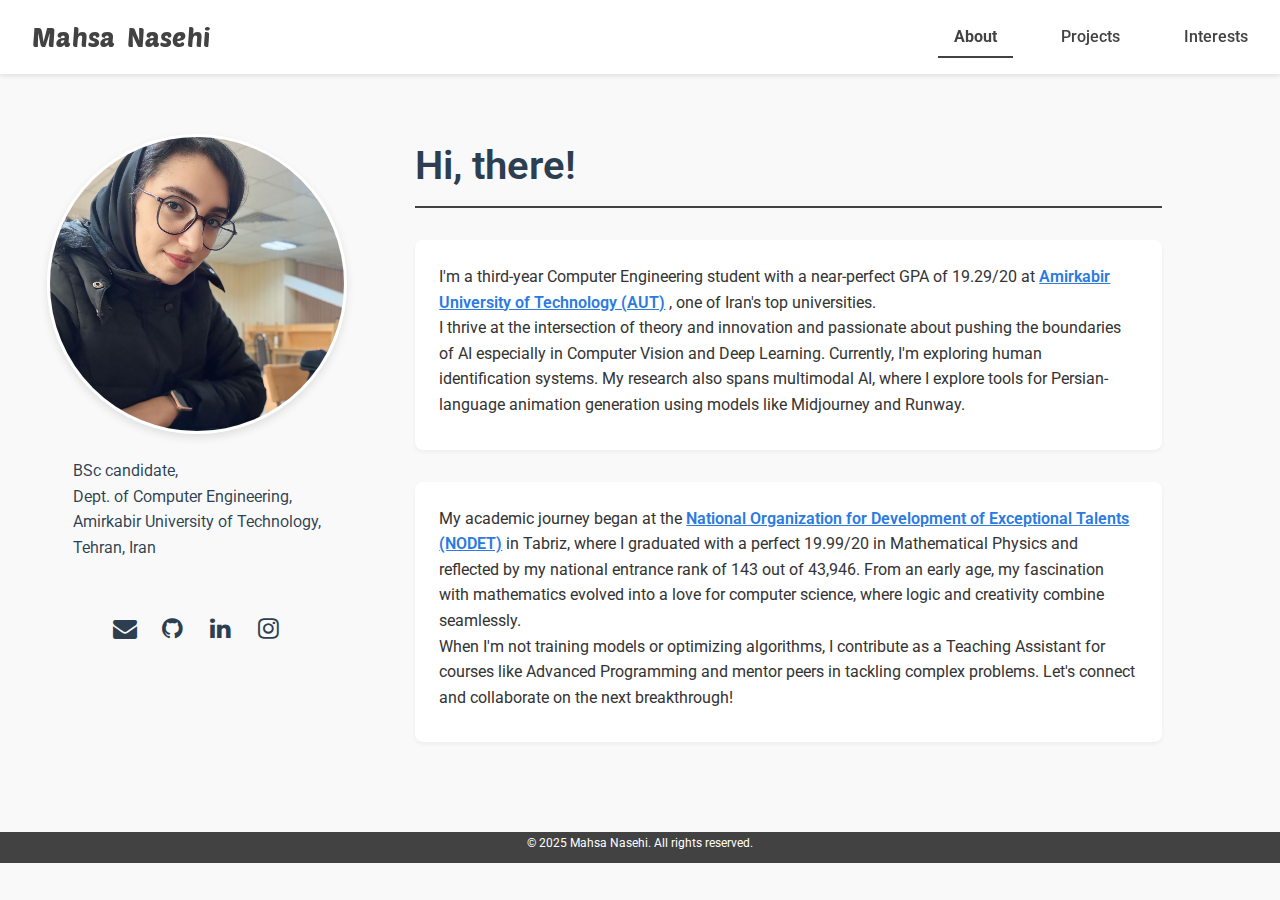
<file: index.html>
<!DOCTYPE html>
<html lang="en">
  <head>
    <meta charset="UTF-8" />
    <meta name="viewport" content="width=device-width, initial-scale=1.0" />
    <title>Mahsa Nasehi</title>
    <link rel="stylesheet" href="/style.css" />
    <link
      rel="stylesheet"
      href="https://cdnjs.cloudflare.com/ajax/libs/font-awesome/4.7.0/css/font-awesome.min.css"
    />
    <link
      href="https://fonts.googleapis.com/css2?family=Open+Sans:wght@400;600;700&family=Roboto:wght@300;400;500&display=swap"
      rel="stylesheet"
    />
    <link rel="preconnect" href="https://fonts.googleapis.com" />
    <link rel="preconnect" href="https://fonts.gstatic.com" crossorigin />
    <link
      href="https://fonts.googleapis.com/css2?family=Poetsen+One&display=swap"
      rel="stylesheet"
    />
  </head>
  <body>
    <header>
      <nav>
        <ul>
          <li><a class="site-title" href="/">Mahsa Nasehi</a></li>
          <li><a href="index.html" class="current">About</a></li>
          <li><a href="projects.html">Projects</a></li>
          <li><a href="interests.html">Interests</a></li>
        </ul>
      </nav>
    </header>

    <!-- کد اصلاح‌شده -->
    <main>
      <section id="about" class="page">
        <div class="container">
          <div class="about-content">
            <div class="photo-section">
              <div class="photo-placeholder">
                <img
                  src="images/profile.PNG"
                  alt="My Photo"
                  class="circle-image"
                />
              </div>
              <div class="location">
                <p>
                  BSc candidate,<br />
                  Dept. of Computer Engineering,<br />
                  Amirkabir University of Technology,<br />
                  Tehran, Iran
                </p>
              </div>
              <div id="contact" class="contact-section">
                <div class="social-icons">
                  <a
                    href="mailto:mahsaa.nasehi.ce@gmail.com"
                    aria-label="Email Mahsa Nasehi"
                  >
                    <i class="fa fa-envelope"></i>
                    <span class="sr-only">Email</span>
                  </a>
                  <a
                    href="https://github.com/MahsaNasehi"
                    aria-label="GitHub Profile"
                  >
                    <i class="fa fa-github"></i>
                    <span class="sr-only">GitHub</span>
                  </a>
                  <a
                    href="https://www.linkedin.com/in/mahsa-nasehi"
                    aria-label="LinkedIn Profile"
                  >
                    <i class="fa fa-linkedin"></i>
                    <span class="sr-only">LinkedIn</span>
                  </a>
                  <a
                    href="https://www.instagram.com/mahsa_.nasehi/"
                    aria-label="Instagram Profile"
                  >
                    <i class="fa fa-instagram"></i>
                    <span class="sr-only">Instagram</span>
                  </a>
                </div>
              </div>
            </div>

            <div class="text-content">
              <h1>Hi, there!</h1>
              <div class="intro-section">
                <p>
                  I'm a third-year Computer Engineering student with a
                  near-perfect GPA of 19.29/20 at
                  <a href="https://aut.ac.ir/" target="_blank"
                    >Amirkabir University of Technology (AUT)</a
                  >
                  , one of Iran's top universities.<br />
                  I thrive at the intersection of theory and innovation and
                  passionate about pushing the boundaries of AI especially in
                  Computer Vision and Deep Learning. Currently, I'm exploring
                  human identification systems. My research also spans
                  multimodal AI, where I explore tools for Persian-language
                  animation generation using models like Midjourney and Runway.
                </p>
              </div>

              <div class="experience-section">
                <p>
                  My academic journey began at the
                  <a href="https://sampad.gov.ir/" target="_blank"
                    >National Organization for Development of Exceptional
                    Talents (NODET)</a
                  >
                  in Tabriz, where I graduated with a perfect 19.99/20 in
                  Mathematical Physics and reflected by my national entrance
                  rank of 143 out of 43,946. From an early age, my fascination
                  with mathematics evolved into a love for computer science,
                  where logic and creativity combine seamlessly.<br />
                  When I'm not training models or optimizing algorithms, I
                  contribute as a Teaching Assistant for courses like Advanced
                  Programming and mentor peers in tackling complex problems.
                  Let's connect and collaborate on the next breakthrough!
                </p>
              </div>
            </div>
          </div>
        </div>
      </section>
    </main>

    <footer>
      <p>&copy; 2025 Mahsa Nasehi. All rights reserved.</p>
    </footer>
  </body>
</html>
</file>
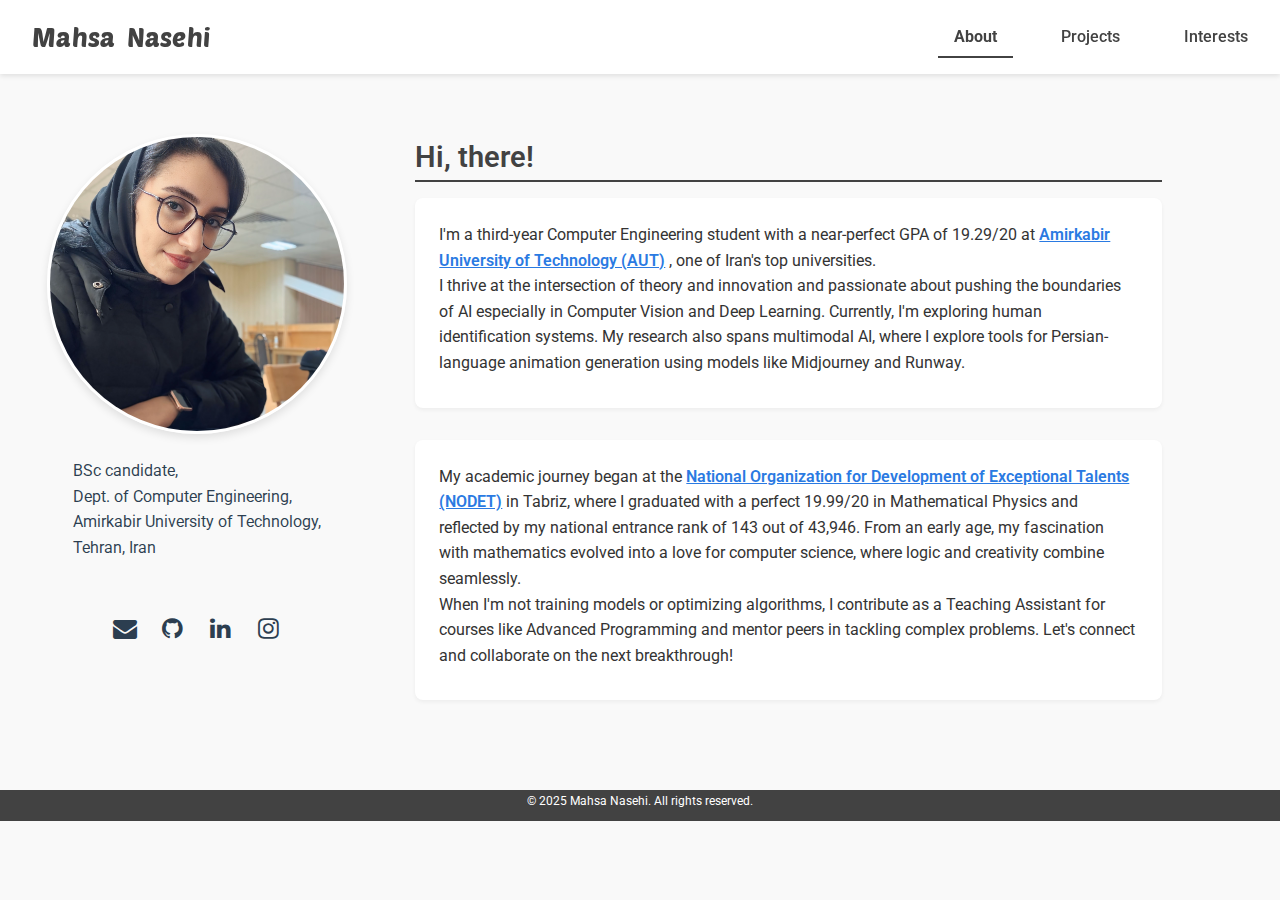
<file: about1.html>
<!DOCTYPE html>
<html lang="en">
  <head>
    <meta charset="UTF-8" />
    <meta name="viewport" content="width=device-width, initial-scale=1.0" />
    <title>Mahsa Nasehi</title>
    <link rel="stylesheet" href="/style.css" />
    <link
      rel="stylesheet"
      href="https://cdnjs.cloudflare.com/ajax/libs/font-awesome/4.7.0/css/font-awesome.min.css"
    />
    <link
      href="https://fonts.googleapis.com/css2?family=Open+Sans:wght@400;600;700&family=Roboto:wght@300;400;500&display=swap"
      rel="stylesheet"
    />
    <link rel="preconnect" href="https://fonts.googleapis.com" />
    <link rel="preconnect" href="https://fonts.gstatic.com" crossorigin />
    <link
      href="https://fonts.googleapis.com/css2?family=Poetsen+One&display=swap"
      rel="stylesheet"
    />
  </head>
  <body>
    <header>
      <nav>
        <ul>
          <li><a class="site-title" href="/">Mahsa Nasehi</a></li>
          <li><a href="about1.html" class="current">About</a></li>
          <li><a href="projects1.html">Projects</a></li>
          <li><a href="interests1.html">Interests</a></li>
        </ul>
      </nav>
    </header>
    
    <main>
      <section id="about" class="page">
        
    <div class="cicle"></div>
        <div class="container">
          <div class="about-content">
            <div class="photo-section">
              <div class="photo-placeholder">
                <img
                  src="images/profile.PNG"
                  alt="My Photo"
                  class="circle-image"
                />
              </div>
              <div class="location">
                <p>BSc candidate,<br>
                   Dept. of Computer Engineering,<br>
                   Amirkabir University of Technology,<br>
                  Tehran, Iran</p>
              </div>
              <div id="contact" class="contact-section">
                <div class="social-icons">
                  <a href="mailto:mahsaa.nasehi.ce@gmail.com">
                    <i
                      class="fa fa-envelope"
                    ></i>
                  </a>
                  </a>
                  <a href="https://github.com/MahsaNasehi">
                    <i
                      class="fa fa-github"
                    ></i>
                  </a>
                  <a
                    href="https://www.linkedin.com/in/mahsa-nasehi"
                  >
                    <i
                      class="fa fa-linkedin"
                    ></i>
                  </a>
                  <a href="https://www.instagram.com/mahsa_.nasehi/">
                    <i
                      class="fa fa-instagram"
                    ></i>
                  </a>
                </div>
              </div>
            </div>

            <div class="text-content">
              <h2>Hi, there!</h2>
              <div class="intro-section">
                <p>
                  I'm a third-year Computer Engineering student
                  with a near-perfect GPA of 19.29/20 at
                  <a href="https://aut.ac.ir/" target="_blank">Amirkabir University of Technology (AUT)</a>
                  , one of Iran's top universities.<br>
                  I thrive at the intersection of theory and innovation and 
                  passionate about pushing the boundaries of AI
                  especially in Computer Vision and Deep Learning.
                  Currently, I'm exploring human identification systems. 
                  My research also spans multimodal AI, where I explore tools
                  for Persian-language animation generation using models like
                  Midjourney and Runway.
                </p>
              </div>

              <div class="experience-section">
                <p>My academic journey began at the
                  <a href="https://sampad.gov.ir/" target="_blank">National Organization for Development of Exceptional Talents
                    (NODET)</a>
                   in Tabriz, where I graduated with a perfect 19.99/20
                   in Mathematical Physics and reflected by my national entrance
                  rank of 143 out of 43,946.
                  From an early age, my fascination with mathematics evolved
                  into a love for computer science, where logic and creativity
                  combine seamlessly.<br> 
                  When I'm not training models or optimizing algorithms, I contribute
                   as a Teaching Assistant for courses like Advanced Programming and
                    mentor peers in tackling complex problems. Let's connect and 
                    collaborate on the next breakthrough!</p>
              </div>
            </div>
          </div>
        </div>
      </section>
    </main>

    <footer>
      <p>&copy; 2025 Mahsa Nasehi. All rights reserved.</p>
    </footer>
  </body>
</html>
</file>
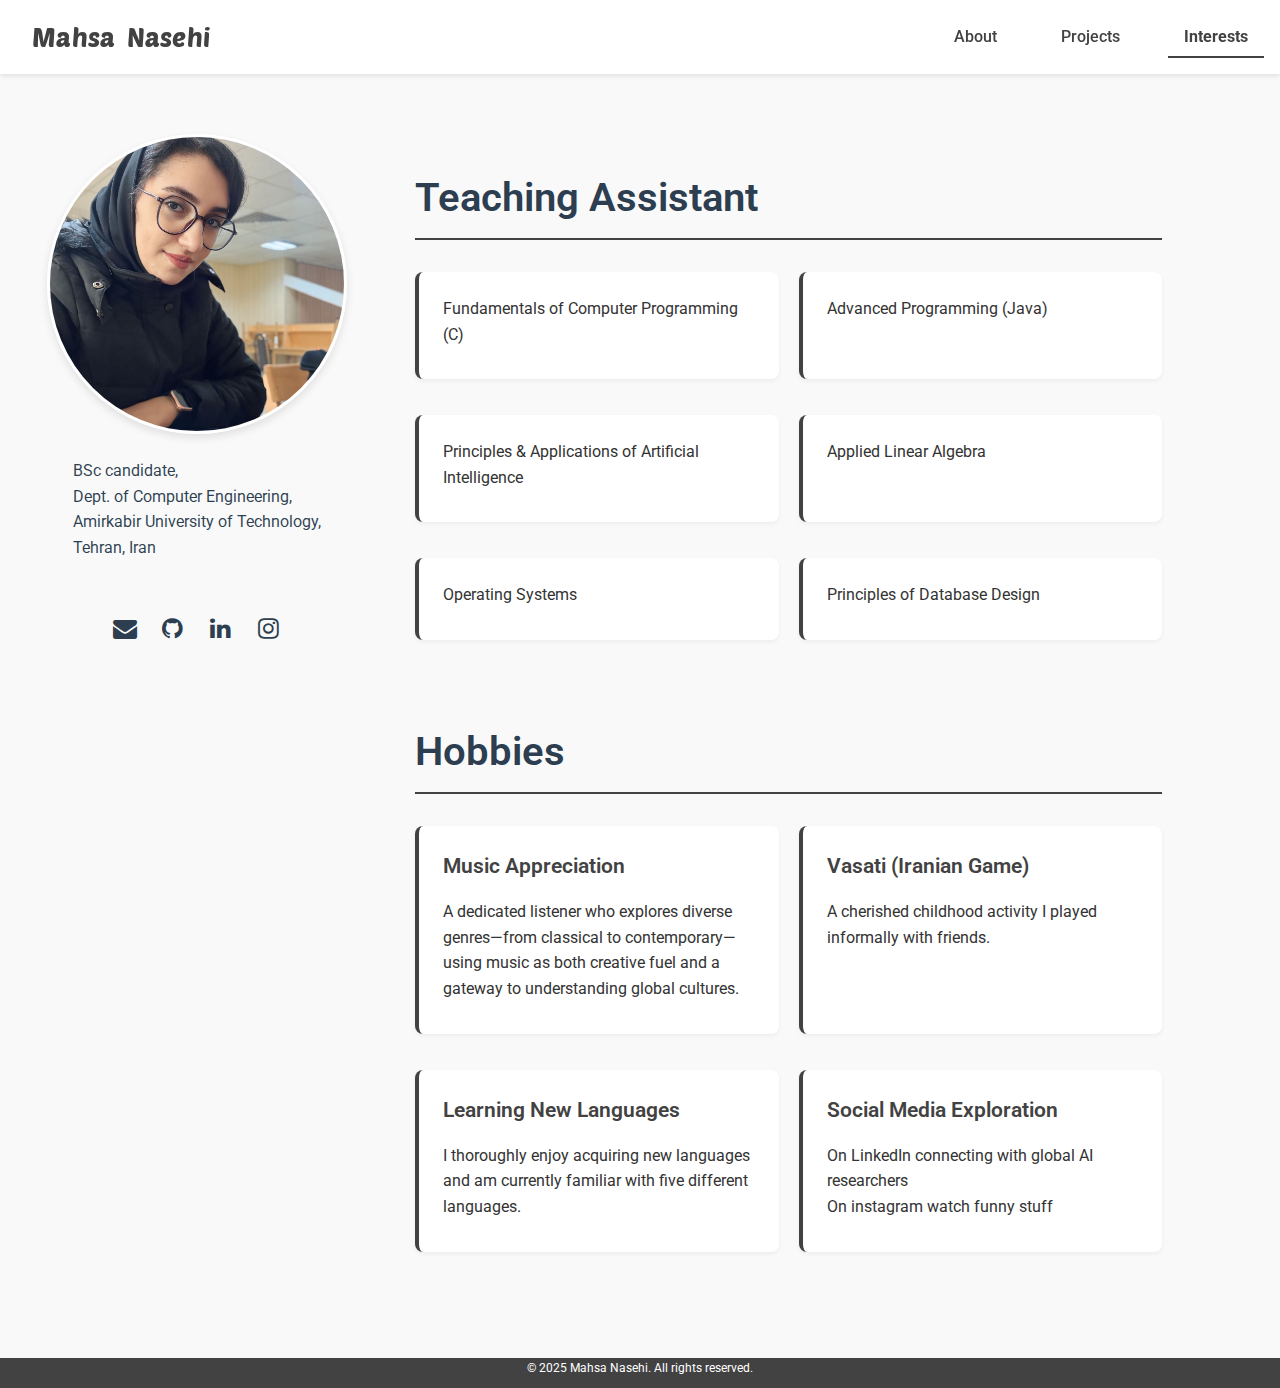
<file: interests.html>
<!DOCTYPE html>
<html lang="en">
  <head>
    <meta charset="UTF-8" />
    <meta name="viewport" content="width=device-width, initial-scale=1.0" />
    <title>Mahsa Nasehi</title>
    <link rel="stylesheet" href="/style.css" />
    <link
      rel="stylesheet"
      href="https://cdnjs.cloudflare.com/ajax/libs/font-awesome/4.7.0/css/font-awesome.min.css"
    />
    <link
      href="https://fonts.googleapis.com/css2?family=Open+Sans:wght@400;600;700&family=Roboto:wght@300;400;500&display=swap"
      rel="stylesheet"
    />
    <link rel="preconnect" href="https://fonts.googleapis.com" />
    <link rel="preconnect" href="https://fonts.gstatic.com" crossorigin />
    <link
      href="https://fonts.googleapis.com/css2?family=Poetsen+One&display=swap"
      rel="stylesheet"
    />
  </head>
  <body>
    <header>
      <nav>
        <ul>
          <li><a class="site-title" href="/">Mahsa Nasehi</a></li>
          <li><a href="index.html">About</a></li>
          <li><a href="projects.html">Projects</a></li>
          <li><a href="interests.html" class="current">Interests</a></li>
        </ul>
      </nav>
    </header>
    <main>
      <section id="interests" class="page">
        <div class="container">
          <div class="interest-content">
            <div class="photo-section">
              <div class="photo-placeholder">
                <img
                  src="images/profile.PNG"
                  alt="My Photo"
                  class="circle-image"
                />
              </div>
              <div class="location">
                <p>
                  BSc candidate,<br />
                  Dept. of Computer Engineering,<br />
                  Amirkabir University of Technology,<br />
                  Tehran, Iran
                </p>
              </div>
              <div id="contact" class="contact-section">
                <div class="social-icons">
                  <a
                    href="mailto:mahsaa.nasehi.ce@gmail.com"
                    aria-label="Email Mahsa Nasehi"
                  >
                    <i class="fa fa-envelope"></i>
                    <span class="sr-only">Email</span>
                  </a>
                  <a
                    href="https://github.com/MahsaNasehi"
                    aria-label="GitHub Profile"
                  >
                    <i class="fa fa-github"></i>
                    <span class="sr-only">GitHub</span>
                  </a>
                  <a
                    href="https://www.linkedin.com/in/mahsa-nasehi"
                    aria-label="LinkedIn Profile"
                  >
                    <i class="fa fa-linkedin"></i>
                    <span class="sr-only">LinkedIn</span>
                  </a>
                  <a
                    href="https://www.instagram.com/mahsa_.nasehi/"
                    aria-label="Instagram Profile"
                  >
                    <i class="fa fa-instagram"></i>
                    <span class="sr-only">Instagram</span>
                  </a>
                </div>
              </div>
            </div>

            <div class="text-content">
              <div id="teaching" class="page-section">
                <h1>Teaching Assistant</h1>
                <div class="interest-grid">
                  <div class="course">
                    <p>Fundamentals of Computer Programming (C)</p>
                  </div>
                  <div class="course">
                    <p>Advanced Programming (Java)</p>
                  </div>
                  <div class="course">
                    <p>Principles & Applications of Artificial Intelligence</p>
                  </div>
                  <div class="course">
                    <p>Applied Linear Algebra</p>
                  </div>
                  <div class="course">
                    <p>Operating Systems</p>
                  </div>
                  <div class="course">
                    <p>Principles of Database Design</p>
                  </div>
                </div>
              </div>

              <section id="hobbies" class="page-section">
                <h1>Hobbies</h1>
                <div class="interest-grid">
                  <div class="hobby">
                    <h3>Music Appreciation</h3>
                    <p>
                      A dedicated listener who explores diverse genres—from
                      classical to contemporary—using music as both creative
                      fuel and a gateway to understanding global cultures.
                    </p>
                  </div>
                  <div class="hobby">
                    <h3>Vasati (Iranian Game)</h3>
                    <p>
                      A cherished childhood activity I played informally with
                      friends.
                    </p>
                  </div>
                  <div class="hobby">
                    <h3>Learning New Languages</h3>
                    <p>
                      I thoroughly enjoy acquiring new languages and am
                      currently familiar with five different languages.
                    </p>
                  </div>
                  <div class="hobby">
                    <h3>Social Media Exploration</h3>
                    <p>
                      On LinkedIn connecting with global AI researchers<br />
                      On instagram watch funny stuff
                    </p>
                  </div>
                </div>
              </section>
            </div>
          </div>
        </div>
      </section>
    </main>

    <footer>
      <p>&copy; 2025 Mahsa Nasehi. All rights reserved.</p>
    </footer>
  </body>
</html>
</file>
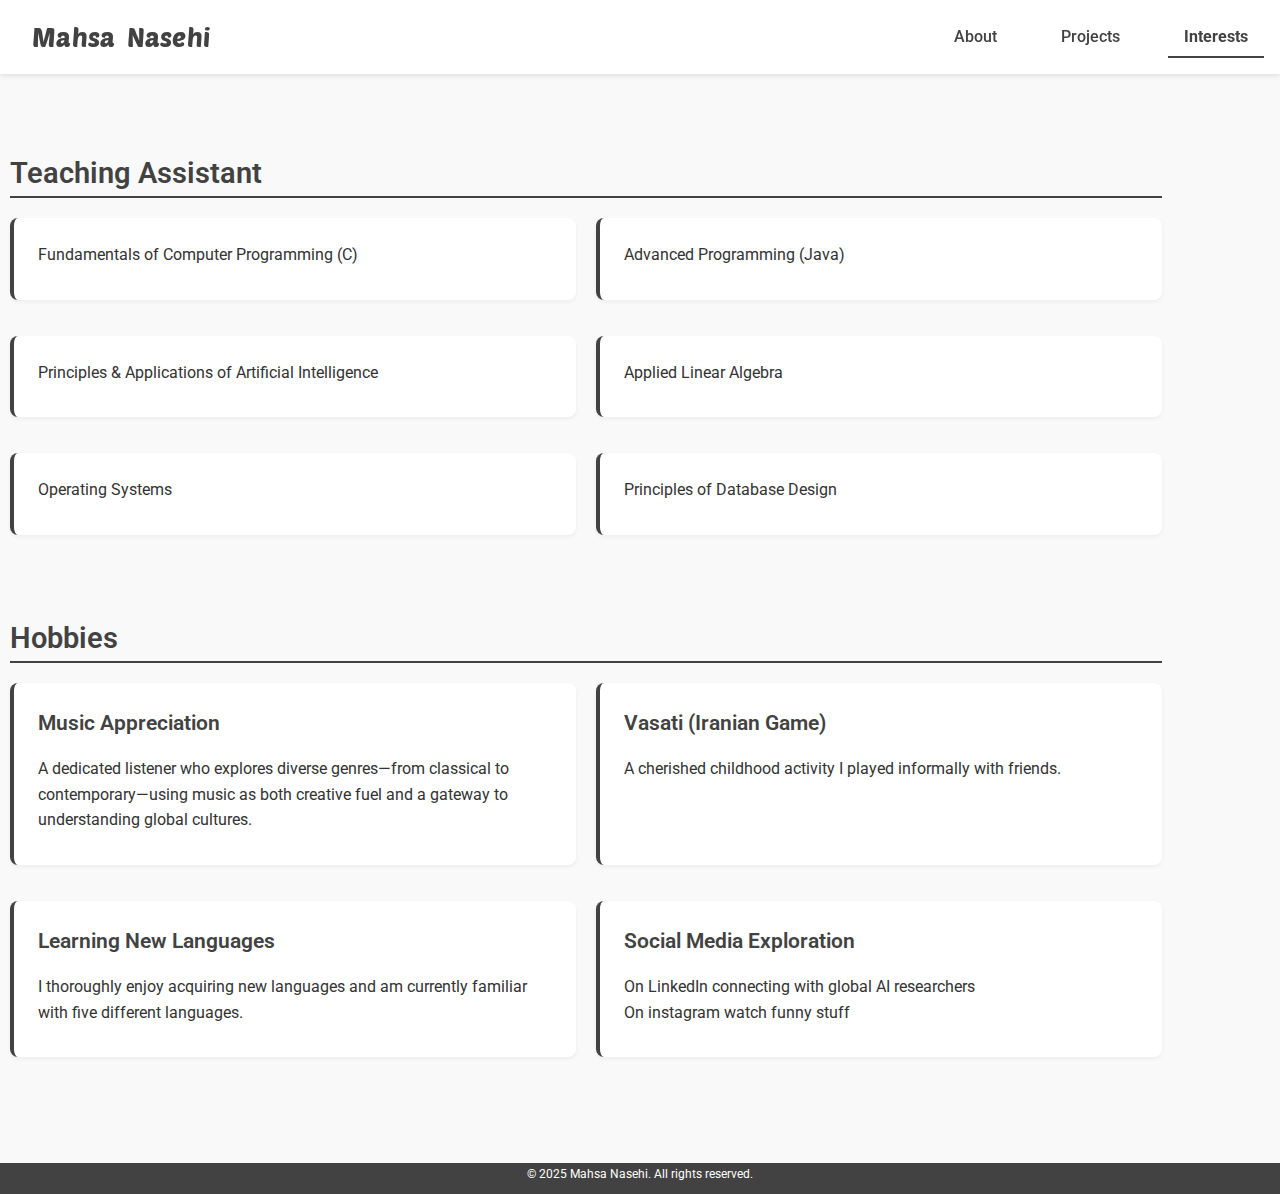
<file: interests1.html>
<!DOCTYPE html>
<html lang="en">
  <head>
    <meta charset="UTF-8" />
    <meta name="viewport" content="width=device-width, initial-scale=1.0" />
    <title>Mahsa Nasehi</title>
    <link rel="stylesheet" href="/style.css" />
    <link
      rel="stylesheet"
      href="https://cdnjs.cloudflare.com/ajax/libs/font-awesome/4.7.0/css/font-awesome.min.css"
    />
    <link
      href="https://fonts.googleapis.com/css2?family=Open+Sans:wght@400;600;700&family=Roboto:wght@300;400;500&display=swap"
      rel="stylesheet"
    />
    <link rel="preconnect" href="https://fonts.googleapis.com" />
    <link rel="preconnect" href="https://fonts.gstatic.com" crossorigin />
    <link
      href="https://fonts.googleapis.com/css2?family=Poetsen+One&display=swap"
      rel="stylesheet"
    />
  </head>
  <body>
    <header>
      <nav>
        <ul>
          <li><a class="site-title" href="/">Mahsa Nasehi</a></li>
          <li><a href="about1.html">About</a></li>
          <li><a href="projects1.html">Projects</a></li>
          <li><a href="interests1.html" class="current">Interests</a></li>
        </ul>
      </nav>
    </header>
    <main>
      <section id="interests" class="page">
        <div class="container">
          <section id="teaching" class="page-section">
            <h2>Teaching Assistant</h2>
            <div class="interest-grid">
              <div class="course">
                <p>Fundamentals of Computer Programming (C)</p>
              </div>
              <div class="course">
                <p>Advanced Programming (Java)</p>
              </div>
              <div class="course">
                <p>Principles & Applications of Artificial Intelligence</p>
              </div>
              <div class="course">
                <p>Applied Linear Algebra</p>
              </div>
              <div class="course">
                <p>Operating Systems</p>
              </div>
              <div class="course">
                <p>Principles of Database Design</p>
              </div>
            </div>
          </section>

          <section id="hobbies" class="page-section">
            <h2>Hobbies</h2>
            <div class="interest-grid">
              <div class="hobby">
                <h3>Music Appreciation</h3>
                <p>
                  A dedicated listener who explores diverse genres—from
                  classical to contemporary—using music as both creative fuel
                  and a gateway to understanding global cultures.
                </p>
              </div>
              <div class="hobby">
                <h3>Vasati (Iranian Game)</h3>
                <p>
                  A cherished childhood activity I played informally with
                  friends.
                </p>
              </div>
              <div class="hobby">
                <h3>Learning New Languages</h3>
                <p>
                  I thoroughly enjoy acquiring new languages and am currently
                  familiar with five different languages.
                </p>
              </div>
              <div class="hobby">
                <h3>Social Media Exploration</h3>
                <p>
                  On LinkedIn connecting with global AI researchers<br />
                  On instagram watch funny stuff
                </p>
              </div>
            </div>
          </section>
        </div>
      </section>
    </main>

    <footer>
      <p>&copy; 2025 Mahsa Nasehi. All rights reserved.</p>
    </footer>
  </body>
</html>
</file>
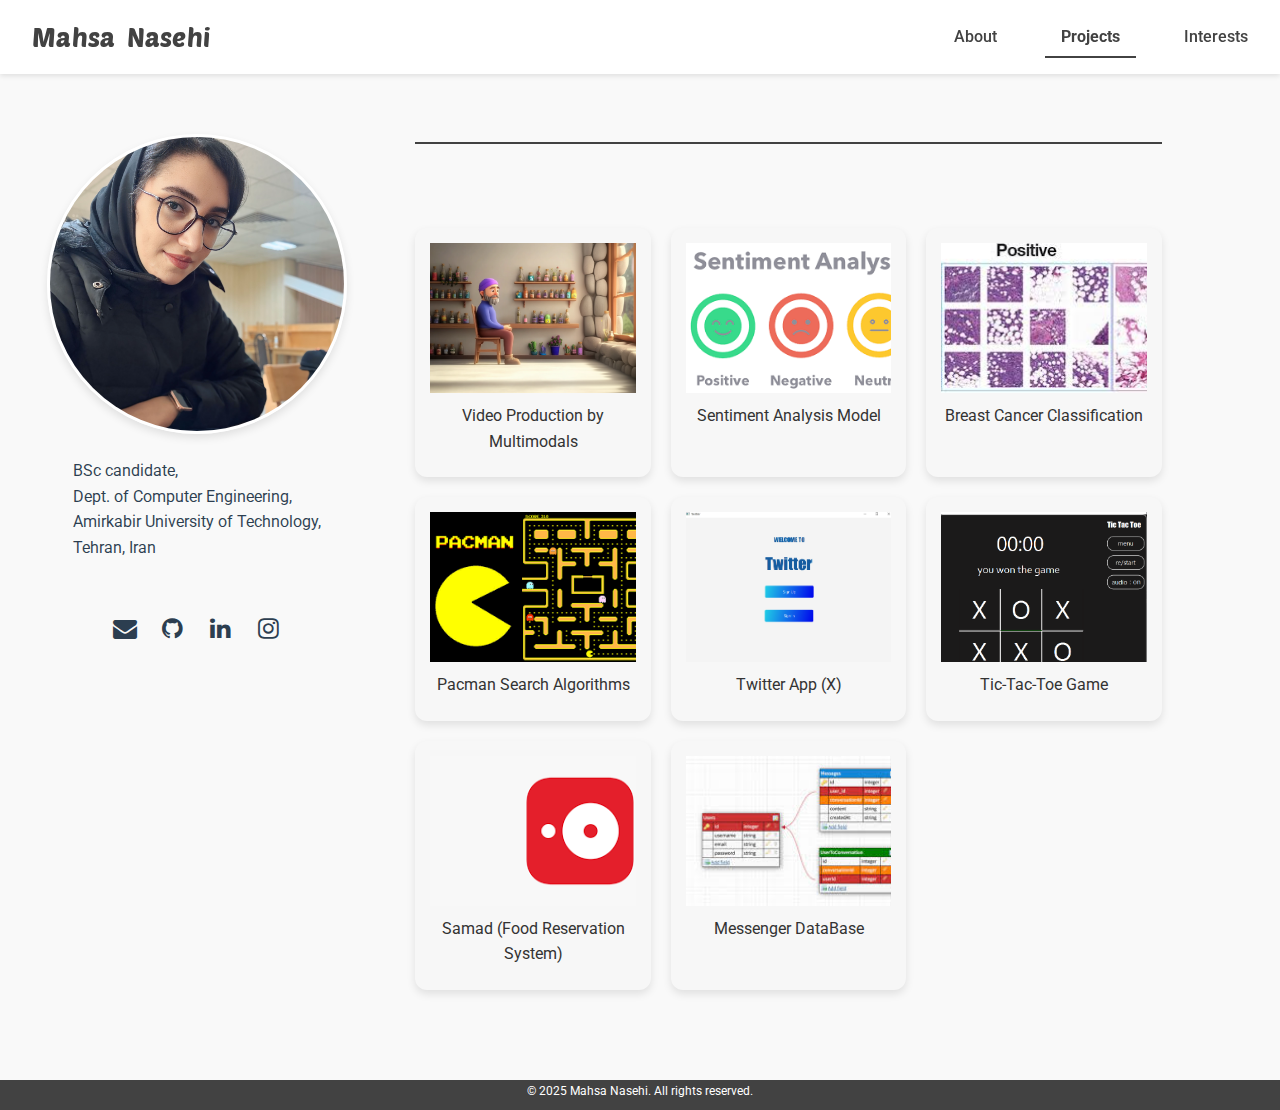
<file: projects.html>
<!DOCTYPE html>
<html lang="en">
  <head>
    <meta charset="UTF-8" />
    <meta name="viewport" content="width=device-width, initial-scale=1.0" />
    <title>Mahsa Nasehi</title>
    <link rel="stylesheet" href="/style.css" />
    <link
      rel="stylesheet"
      href="https://cdnjs.cloudflare.com/ajax/libs/font-awesome/4.7.0/css/font-awesome.min.css"
    />
    <link
      href="https://fonts.googleapis.com/css2?family=Open+Sans:wght@400;600;700&family=Roboto:wght@300;400;500&display=swap"
      rel="stylesheet"
    />
    <link rel="preconnect" href="https://fonts.googleapis.com" />
    <link rel="preconnect" href="https://fonts.gstatic.com" crossorigin />
    <link
      href="https://fonts.googleapis.com/css2?family=Poetsen+One&display=swap"
      rel="stylesheet"
    />
  </head>
  <body>
    <header>
      <nav>
        <ul>
          <li><a class="site-title" href="/">Mahsa Nasehi</a></li>
          <li><a href="index.html">About</a></li>
          <li><a href="projects.html" class="current">Projects</a></li>
          <li><a href="interests.html">Interests</a></li>
        </ul>
      </nav>
    </header>
      <main>
        <section id="projects" class="page">
          <div class="container">
            <div class="prj-content">
              <div class="photo-section">
                <div class="photo-placeholder">
                  <img
                    src="images/profile.PNG"
                    alt="My Photo"
                    class="circle-image"
                  />
                </div>
                <div class="location">
                  <p>BSc candidate,<br>
                     Dept. of Computer Engineering,<br>
                     Amirkabir University of Technology,<br>
                    Tehran, Iran</p>
                </div>
               <div id="contact" class="contact-section">
                <div class="social-icons">
                  <a
                    href="mailto:mahsaa.nasehi.ce@gmail.com"
                    aria-label="Email Mahsa Nasehi"
                  >
                    <i class="fa fa-envelope"></i>
                    <span class="sr-only">Email</span>
                  </a>
                  <a
                    href="https://github.com/MahsaNasehi"
                    aria-label="GitHub Profile"
                  >
                    <i class="fa fa-github"></i>
                    <span class="sr-only">GitHub</span>
                  </a>
                  <a
                    href="https://www.linkedin.com/in/mahsa-nasehi"
                    aria-label="LinkedIn Profile"
                  >
                    <i class="fa fa-linkedin"></i>
                    <span class="sr-only">LinkedIn</span>
                  </a>
                  <a
                    href="https://www.instagram.com/mahsa_.nasehi/"
                    aria-label="Instagram Profile"
                  >
                    <i class="fa fa-instagram"></i>
                    <span class="sr-only">Instagram</span>
                  </a>
                </div>
              </div>
              </div>
              <div class="text-content">
                <h1></h1>
              <section id="my-projects" class="page-section">
                <div class="prj-grid">

                  <a href="" class="project" target="_blank">
                    <div class="photo-box">
                      <img
                      src="images/attar_nahayi1.png"
                      alt="PRJ Photo"
                      class="circle-image"
                    />
                    </div>
                    <p>Video Production by Multimodals</p> 
                  </a>

                  <a href="https://github.com/MahsaNasehi/sentiment-analysis-model" class="project" target="_blank">
                    <div class="photo-box">
                      <img
                        src="images/sentim.png"
                        alt="PRJ Photo"
                        class="prj-image"
                      />
                    </div>
                    <p>Sentiment Analysis Model</p>  
                  </a>

                  <a href="https://github.com/MahsaNasehi/neural-network" class="project" target="_blank">
                    <div class="photo-box">
                    <img
                        src="images/classification.jpg"
                        alt="PRJ Photo"
                        class="circle-image"
                      />
                    </div>
                    <p>Breast
                      Cancer
                      Classification</p>
                  </a>


                  <a href="https://github.com/MahsaNasehi/Pacman" class="project" target="_blank">
                    <div class="photo-box">
                    <img
                        src="images/pacman.png"
                        alt="PRJ Photo"
                        class="circle-image"
                      />
                    </div>
                    <p>Pacman Search Algorithms</p>
                  </a>

                  <a href="https://github.com/MahsaNasehi/Twitter_App" class="project" target="_blank">
                    <div class="photo-box">
                    <img
                        src="images/twitter.png"
                        alt="PRJ Photo"
                        class="circle-image"
                      />
                    </div>
                    <p>Twitter
                      App (X)</p>
                  </a>

                  <a href="https://github.com/MahsaNasehi/TicTacToe-Game" class="project" target="_blank">
                    <div class="photo-box">
                    <img
                        src="images/tictac.png"
                        alt="PRJ Photo"
                        class="circle-image"
                      />
                    </div>
                    <p>Tic-Tac-Toe Game
                    </p>
                  </a>

                  <a href="https://github.com/MahsaNasehi/Samad" class="project" target="_blank">
                    <div class="photo-box">
                    <img
                        src="images/samad.png"
                        alt="PRJ Photo"
                        class="circle-image"
                      />
                    </div>
                    <p>Samad (Food Reservation System)</p>
                  </a>

                  <a href="https://github.com/MahsaNasehi/Messenger" class="project" target="_blank">
                    <div class="photo-box">
                    <img
                        src="images/msg.jpg"
                        alt="PRJ Photo"
                        class="circle-image"
                      />
                    </div>
                    <p>Messenger DataBase</p>
                  </a>
                </div>
              </section>
              </div>
            </div>
              
      </main>
      <footer>
        <p>&copy; 2025 Mahsa Nasehi. All rights reserved.</p>
      </footer>
    </div>
  </body>
</html>
</file>
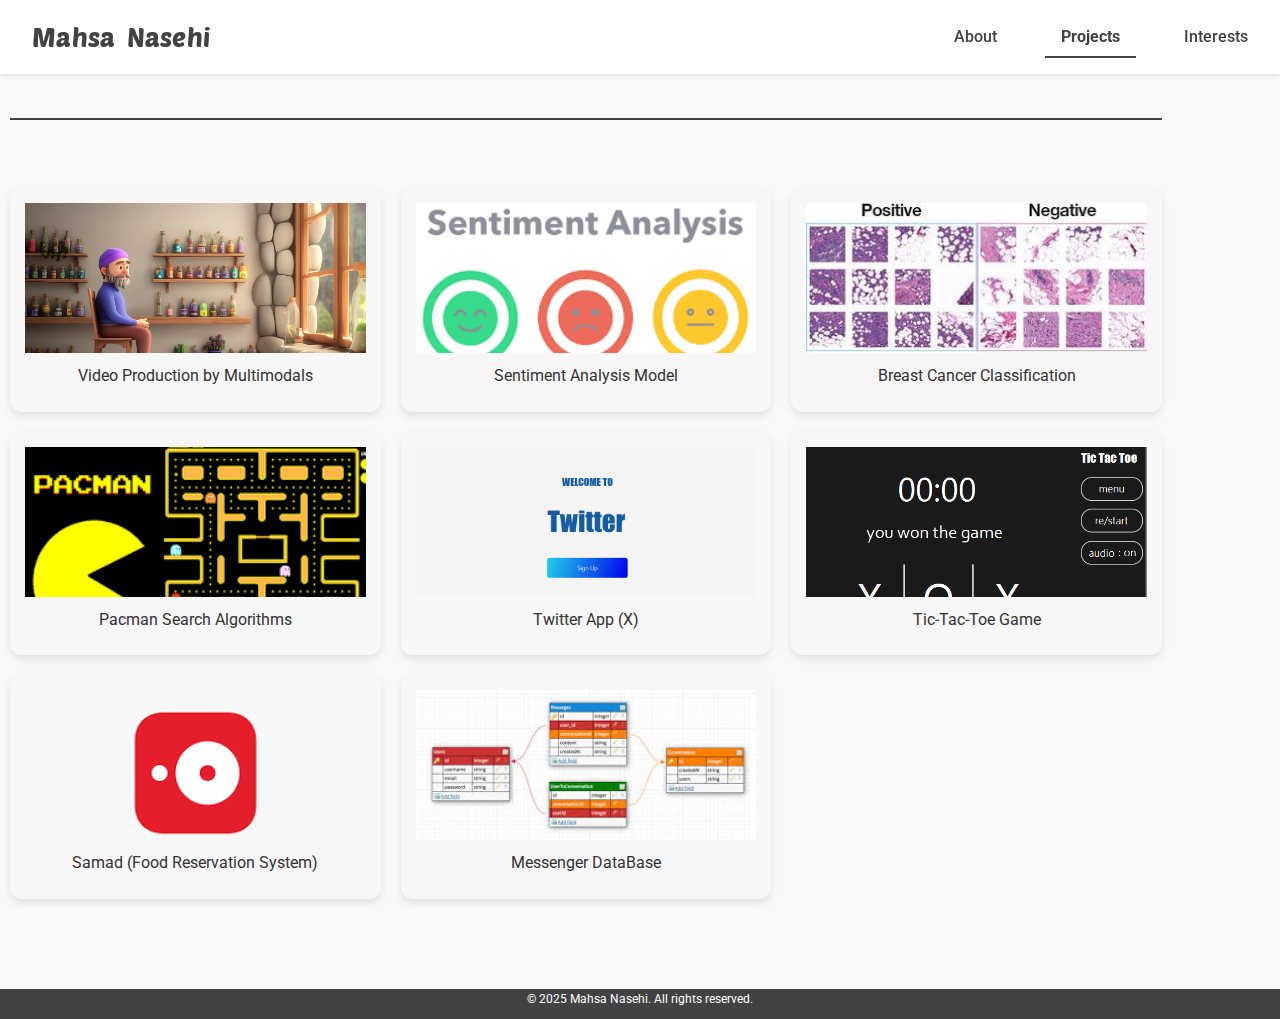
<file: projects1.html>
<!DOCTYPE html>
<html lang="en">
  <head>
    <meta charset="UTF-8" />
    <meta name="viewport" content="width=device-width, initial-scale=1.0" />
    <title>Mahsa Nasehi</title>
    <link rel="stylesheet" href="/style.css" />
    <link
      rel="stylesheet"
      href="https://cdnjs.cloudflare.com/ajax/libs/font-awesome/4.7.0/css/font-awesome.min.css"
    />
    <link
      href="https://fonts.googleapis.com/css2?family=Open+Sans:wght@400;600;700&family=Roboto:wght@300;400;500&display=swap"
      rel="stylesheet"
    />
    <link rel="preconnect" href="https://fonts.googleapis.com" />
    <link rel="preconnect" href="https://fonts.gstatic.com" crossorigin />
    <link
      href="https://fonts.googleapis.com/css2?family=Poetsen+One&display=swap"
      rel="stylesheet"
    />
  </head>
  <body>
    <header>
      <nav>
        <ul>
          <li><a class="site-title" href="/">Mahsa Nasehi</a></li>
          <li><a href="about1.html">About</a></li>
          <li><a href="projects1.html" class="current">Projects</a></li>
          <li><a href="interests1.html">Interests</a></li>
        </ul>
      </nav>
    </header>
      <main>
        <section id="projects" class="page">
          <div class="container">
              <h2></h2>
              <section id="my-projects" class="page-section">
                <div class="prj-grid">

                  <a href="" class="project" target="_blank">
                    <div class="photo-box">
                      <img
                      src="images/attar_nahayi1.png"
                      alt="PRJ Photo"
                      class="circle-image"
                    />
                    </div>
                    <p>Video Production by Multimodals</p> 
                  </a>

                  <a href="https://github.com/MahsaNasehi/sentiment-analysis-model" class="project" target="_blank">
                    <div class="photo-box">
                      <img
                        src="images/sentim.png"
                        alt="PRJ Photo"
                        class="circle-image"
                      />
                    </div>
                    <p>Sentiment Analysis Model</p>  
                  </a>

                  <a href="https://github.com/MahsaNasehi/neural-network" class="project" target="_blank">
                    <div class="photo-box">
                    <img
                        src="images/classification.jpg"
                        alt="PRJ Photo"
                        class="circle-image"
                      />
                    </div>
                    <p>Breast
                      Cancer
                      Classification</p>
                  </a>


                  <a href="https://github.com/MahsaNasehi/Pacman" class="project" target="_blank">
                    <div class="photo-box">
                    <img
                        src="images/pacman.png"
                        alt="PRJ Photo"
                        class="circle-image"
                      />
                    </div>
                    <p>Pacman Search Algorithms</p>
                  </a>

                  <a href="https://github.com/MahsaNasehi/Twitter_App" class="project" target="_blank">
                    <div class="photo-box">
                    <img
                        src="images/twitter.png"
                        alt="PRJ Photo"
                        class="circle-image"
                      />
                    </div>
                    <p>Twitter
                      App (X)</p>
                  </a>

                  <a href="https://github.com/MahsaNasehi/TicTacToe-Game" class="project" target="_blank">
                    <div class="photo-box">
                    <img
                        src="images/tictac.png"
                        alt="PRJ Photo"
                        class="circle-image"
                      />
                    </div>
                    <p>Tic-Tac-Toe Game
                    </p>
                  </a>

                  <a href="https://github.com/MahsaNasehi/Samad" class="project" target="_blank">
                    <div class="photo-box">
                    <img
                        src="images/samad.png"
                        alt="PRJ Photo"
                        class="circle-image"
                      />
                    </div>
                    <p>Samad (Food Reservation System)</p>
                  </a>

                  <a href="https://github.com/MahsaNasehi/Messenger" class="project" target="_blank">
                    <div class="photo-box">
                    <img
                        src="images/msg.jpg"
                        alt="PRJ Photo"
                        class="circle-image"
                      />
                    </div>
                    <p>Messenger DataBase</p>
                  </a>
                </div>
              </section>
      </main>
      <footer>
        <p>&copy; 2025 Mahsa Nasehi. All rights reserved.</p>
      </footer>
    </div>
  </body>
</html>
</file>
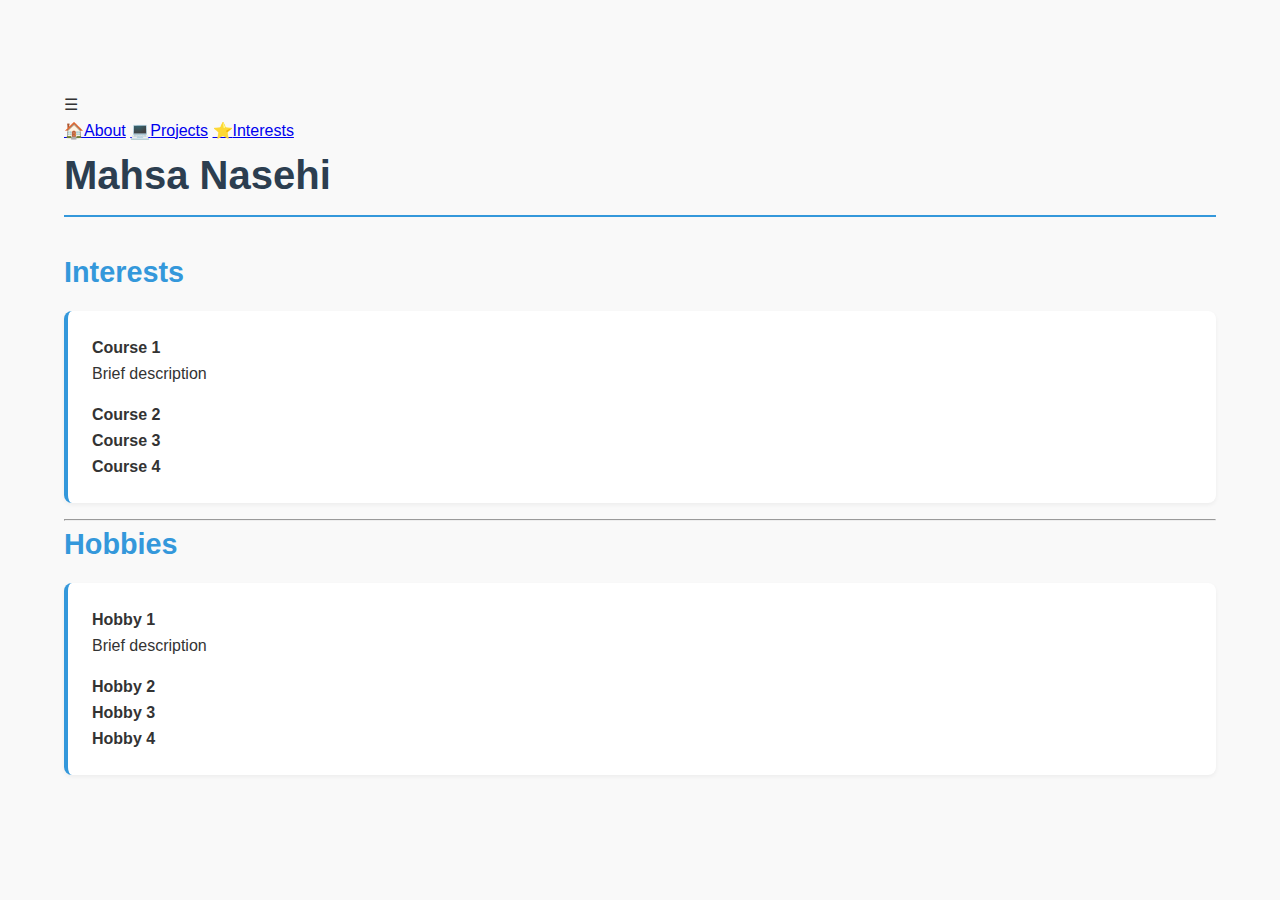
<file: New folder/abou.html>
<!-- interests.html -->
<!DOCTYPE html>
<html lang="en">
  <head>
    <meta charset="UTF-8" />
    <meta name="viewport" content="width=device-width, initial-scale=1.0" />
    <title>Mahsa Nasehi - Interests</title>
    <link rel="stylesheet" href="styles.css" />
  </head>
  <body>
    <div class="container">
      <aside class="sidebar">
        <div class="toggle">☰</div>
        <nav>
          <a href="about1.html"
            ><span class="icon">🏠</span><span class="label">About</span></a
          >
          <a href="projects1.html"
            ><span class="icon">💻</span><span class="label">Projects</span></a
          >
          <a href="interests1.html"
            ><span class="icon">⭐</span><span class="label">Interests</span></a
          >
        </nav>
      </aside>
      <main>
        <h1>Mahsa Nasehi</h1>
        <section class="interests">
          <h2>Interests</h2>
          <div class="course">
            <div class="item">
              <strong>Course 1</strong>
              <p>Brief description</p>
            </div>
            <div class="item"><strong>Course 2</strong></div>
            <div class="item"><strong>Course 3</strong></div>
            <div class="item"><strong>Course 4</strong></div>
          </div>
          <hr />
          <h2>Hobbies</h2>
          <div class="hobby">
            <div class="item">
              <strong>Hobby 1</strong>
              <p>Brief description</p>
            </div>
            <div class="item"><strong>Hobby 2</strong></div>
            <div class="item"><strong>Hobby 3</strong></div>
            <div class="item"><strong>Hobby 4</strong></div>
          </div>
        </section>
      </main>
    </div>
  </body>
</html>
</file>
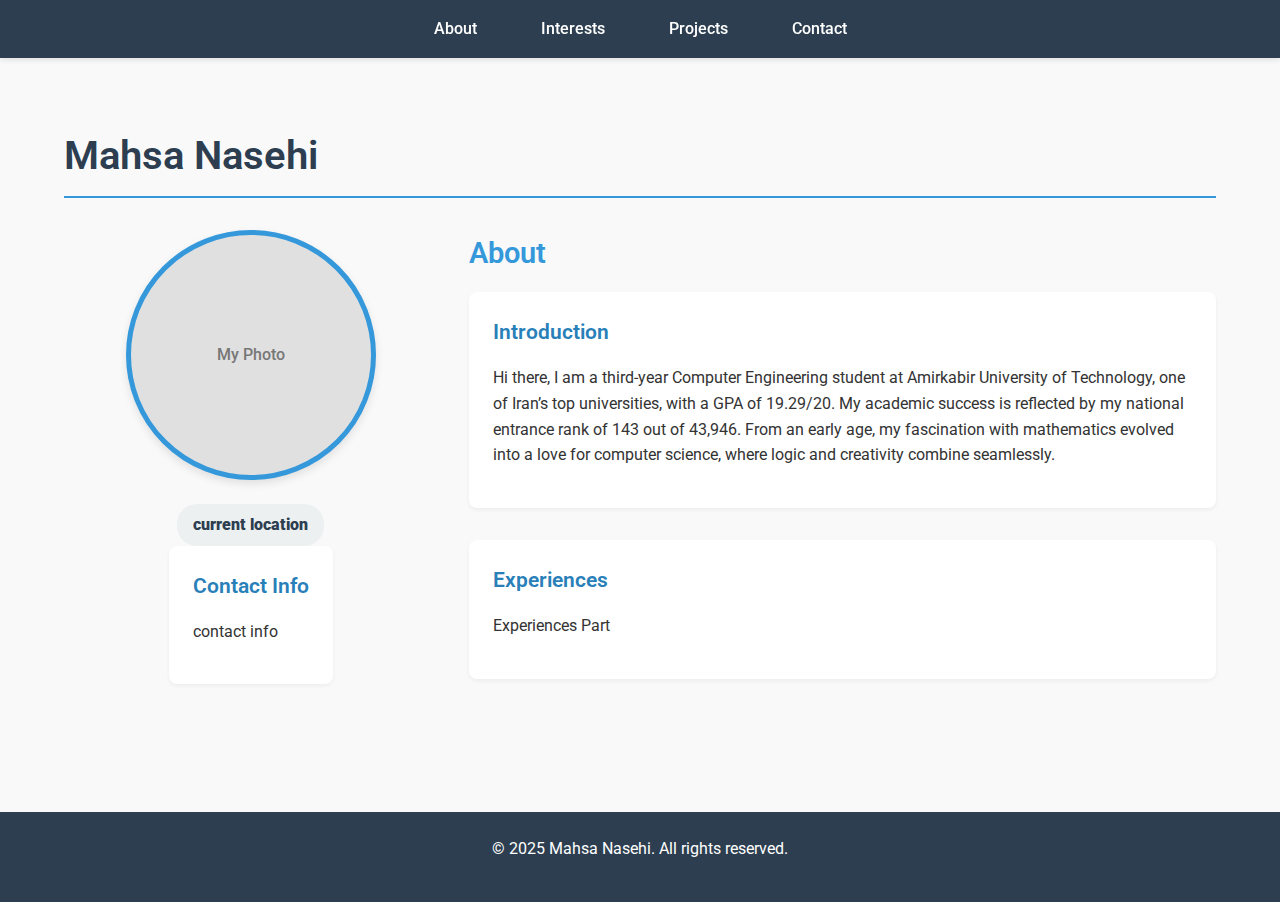
<file: New folder/about.html>
<!DOCTYPE html>
<html lang="en">
  <head>
    <meta charset="UTF-8" />
    <meta name="viewport" content="width=device-width, initial-scale=1.0" />
    <title>Mahsa Nasehi - About</title>
    <link rel="stylesheet" href="styles.css" />
    <link
      href="https://fonts.googleapis.com/css2?family=Open+Sans:wght@400;600;700&family=Roboto:wght@300;400;500&display=swap"
      rel="stylesheet"
    />
  </head>
  <body>
    <header>
      <nav>
        <ul>
          <li><a href="about.html">About</a></li>
          <li><a href="interests.html">Interests</a></li>
          <li><a href="projects.html">Projects</a></li>
          <li><a href="about.html#contact">Contact</a></li>
        </ul>
      </nav>
    </header>

    <main>
      <section id="about" class="page">
        <div class="container">
          <h1>Mahsa Nasehi</h1>

          <div class="about-content">
            <div class="photo-section">
              <div class="photo-placeholder">
                <span>My Photo</span>
              </div>
              <div class="location">
                <strong>current location</strong>
              </div>
              <div id="contact" class="contact-section">
                <h3>Contact Info</h3>
                <p>contact info</p>
                <div class="social-icons">
                  <a href="https://www.instagram.com/amirh_motaghian/">
                    <i
                      class="fa fa-instagram"
                      style="font-size: 24px; color: gray"
                    ></i>
                  </a>
                  <a href="https://github.com/amirhossein2831">
                    <i
                      class="fa fa-github"
                      style="font-size: 24px; color: gray"
                    ></i>
                  </a>
                  <a
                    href="https://www.linkedin.com/in/amirhossein-motaghian-b4a165272"
                  >
                    <i
                      class="fa fa-linkedin"
                      style="font-size: 24px; color: gray"
                    ></i>
                  </a>
                  <a href="https://www.facebook.com/">
                    <i
                      class="fa fa-facebook"
                      style="font-size: 24px; color: gray"
                    ></i>
                  </a>
                  <a href="https://www.facebook.com/">
                    <i
                      class="fa fa-twitter"
                      style="font-size: 24px; color: gray"
                    ></i>
                  </a>
                </div>
              </div>
            </div>

            <div class="text-content">
              <h2>About</h2>
              <div class="intro-section">
                <h3>Introduction</h3>
                <p>
                  Hi there, I am a third-year Computer Engineering student at
                  Amirkabir University of Technology, one of Iran’s top
                  universities, with a GPA of 19.29/20. My academic success is
                  reflected by my national entrance rank of 143 out of 43,946.
                  From an early age, my fascination with mathematics evolved
                  into a love for computer science, where logic and creativity
                  combine seamlessly.
                </p>
              </div>

              <div class="experience-section">
                <h3>Experiences</h3>
                <p>Experiences Part</p>
              </div>
            </div>
          </div>
        </div>
      </section>
    </main>

    <footer>
      <p>&copy; 2025 Mahsa Nasehi. All rights reserved.</p>
    </footer>
  </body>
</html>
</file>
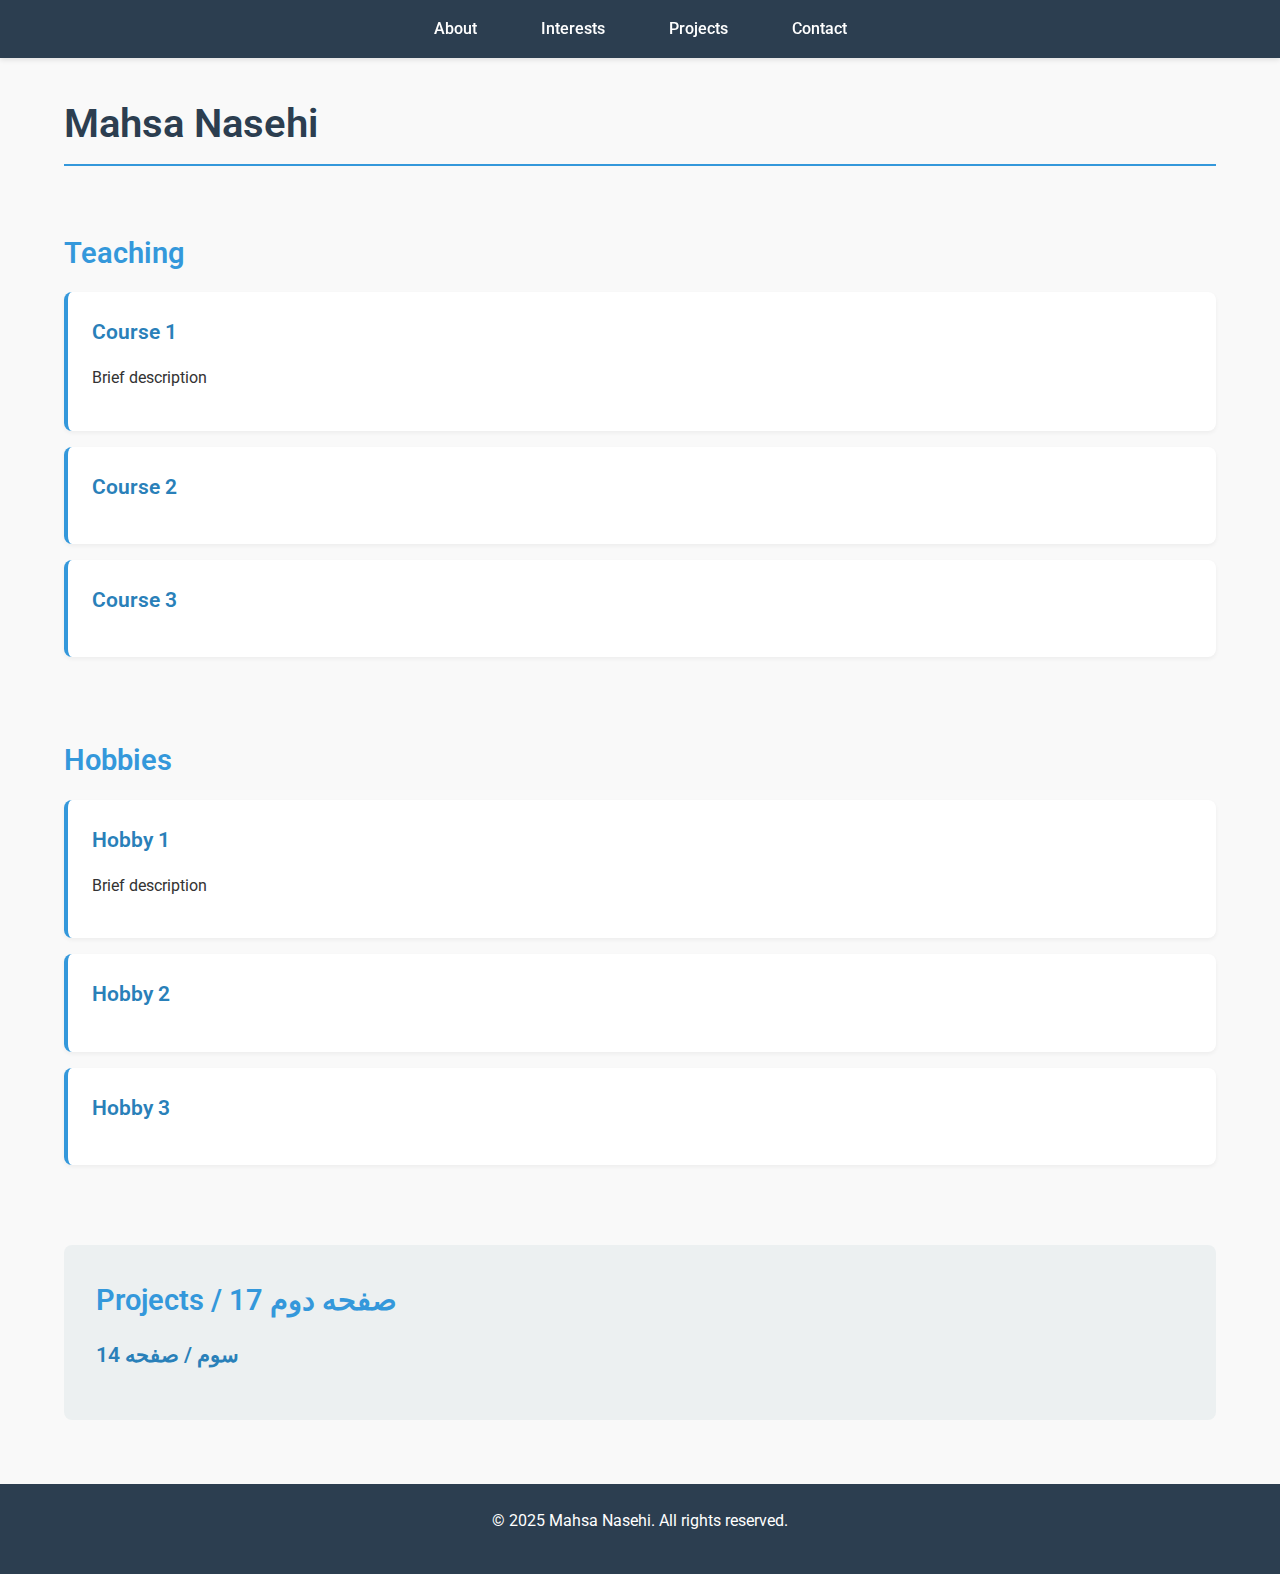
<file: New folder/interests.html>
<!DOCTYPE html>
<html lang="en">
  <head>
    <meta charset="UTF-8" />
    <meta name="viewport" content="width=device-width, initial-scale=1.0" />
    <title>Mahsa Nasehi - Teaching & Hobbies</title>
    <link rel="stylesheet" href="styles.css" />
    <link
      href="https://fonts.googleapis.com/css2?family=Open+Sans:wght@400;600;700&family=Roboto:wght@300;400;500&display=swap"
      rel="stylesheet"
    />
  </head>
  <body>
    <header>
      <nav>
        <ul>
          <li><a href="about.html">About</a></li>
          <li><a href="interests.html">Interests</a></li>
          <li><a href="projects.html">Projects</a></li>
          <li><a href="about.html#contact">Contact</a></li>
        </ul>
      </nav>
    </header>

    <main>
      <div class="container">
        <h1>Mahsa Nasehi</h1>

        <section id="teaching" class="page-section">
          <h2>Teaching</h2>
          <div class="course">
            <h3>Course 1</h3>
            <p>Brief description</p>
          </div>
          <div class="course">
            <h3>Course 2</h3>
          </div>
          <div class="course">
            <h3>Course 3</h3>
          </div>
        </section>

        <section id="hobbies" class="page-section">
          <h2>Hobbies</h2>
          <div class="hobby">
            <h3>Hobby 1</h3>
            <p>Brief description</p>
          </div>
          <div class="hobby">
            <h3>Hobby 2</h3>
          </div>
          <div class="hobby">
            <h3>Hobby 3</h3>
          </div>
        </section>

        <section id="projects" class="page-section">
          <h2>Projects / صفحه دوم 17</h2>
          <h3>سوم / صفحه 14</h3>
          <!-- Project content would go here -->
        </section>
      </div>
    </main>

    <footer>
      <p>&copy; 2025 Mahsa Nasehi. All rights reserved.</p>
    </footer>
  </body>
</html>
</file>
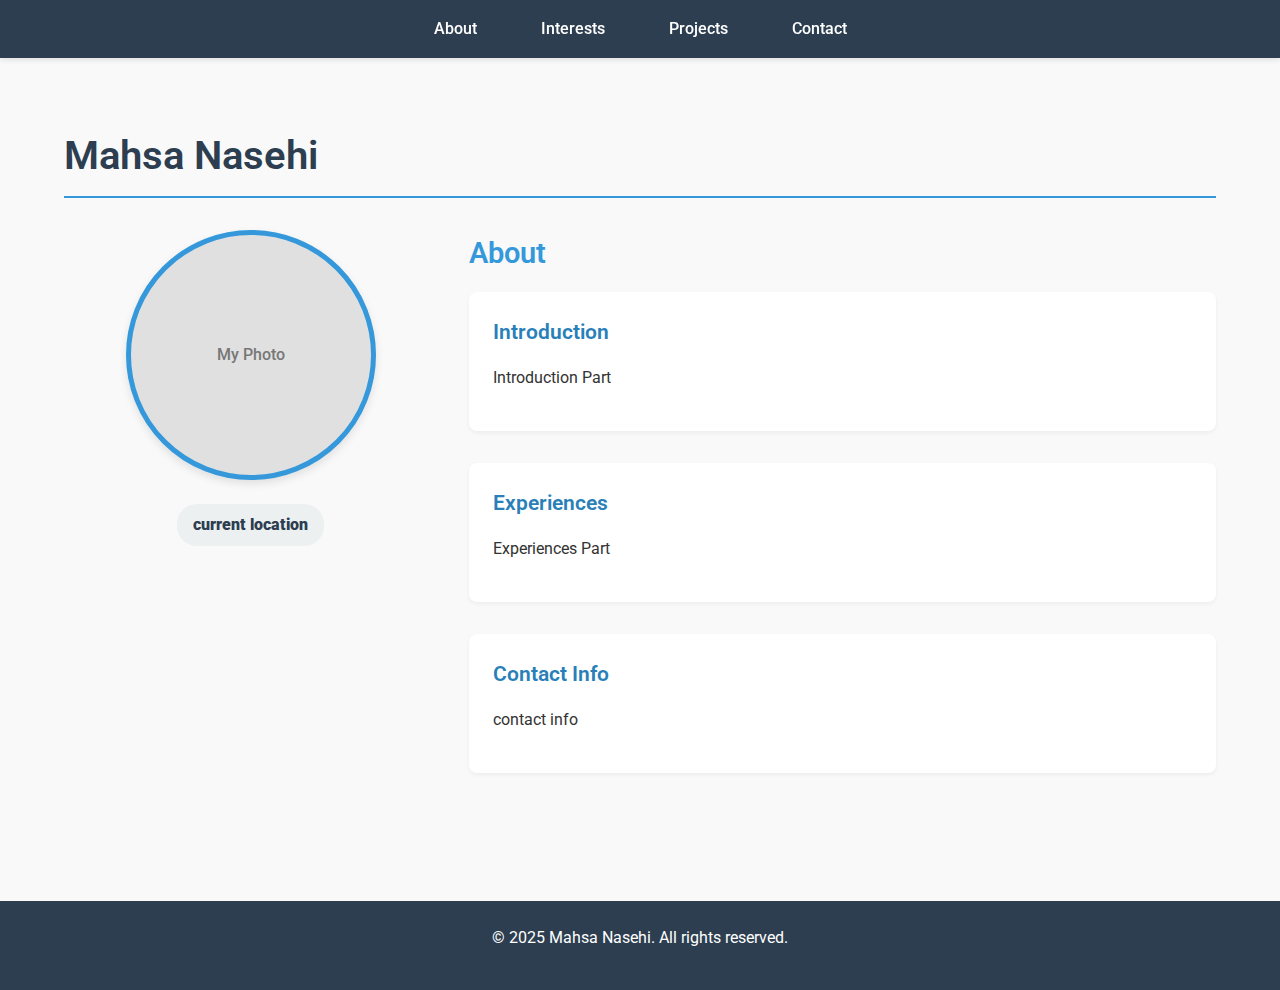
<file: New folder/projects.html>
<!DOCTYPE html>
<html lang="en">
  <head>
    <meta charset="UTF-8" />
    <meta name="viewport" content="width=device-width, initial-scale=1.0" />
    <title>Mahsa Nasehi - About</title>
    <link rel="stylesheet" href="styles.css" />
    <link
      href="https://fonts.googleapis.com/css2?family=Open+Sans:wght@400;600;700&family=Roboto:wght@300;400;500&display=swap"
      rel="stylesheet"
    />
  </head>
  <body>
    <header>
      <nav>
        <ul>
          <li><a href="about.html">About</a></li>
          <li><a href="interests.html">Interests</a></li>
          <li><a href="projects.html">Projects</a></li>
          <li><a href="index.html#contact">Contact</a></li>
        </ul>
      </nav>
    </header>

    <main>
      <section id="about" class="page">
        <div class="container">
          <h1>Mahsa Nasehi</h1>

          <div class="about-content">
            <div class="photo-section">
              <div class="photo-placeholder">
                <span>My Photo</span>
              </div>
              <div class="location">
                <strong>current location</strong>
              </div>
            </div>

            <div class="text-content">
              <h2>About</h2>
              <div class="intro-section">
                <h3>Introduction</h3>
                <p>Introduction Part</p>
              </div>

              <div class="experience-section">
                <h3>Experiences</h3>
                <p>Experiences Part</p>
              </div>

              <div id="contact" class="contact-section">
                <h3>Contact Info</h3>
                <p>contact info</p>
              </div>
            </div>
          </div>
        </div>
      </section>
    </main>

    <footer>
      <p>&copy; 2025 Mahsa Nasehi. All rights reserved.</p>
    </footer>
  </body>
</html>
</file>
<file: style.css>
/* Reset and Base Styles */
* {
  margin: 0;
  padding: 0;
  box-sizing: border-box;
}

body {
  font: 400 16px / 1.5 -apple-system, BlinkMacSystemFont, "Segoe UI", Roboto,
    Helvetica, Arial, sans-serif, "Apple Color Emoji", "Segoe UI Emoji",
    "Segoe UI Symbol";
  line-height: 1.6;
  color: #333;
  background-color: #f9f9f9;
  padding-top: 60px;
}

h1,
h2,
h3,
h4 {
  font-weight: 600;
  margin-bottom: 1rem;
  color: #2c3e50;
}

h1 {
  font-size: 2.5rem;
  border-bottom: 2px solid #424242;
  padding-bottom: 0.5rem;
  margin-bottom: 2rem;
}

h2 {
  font-size: 1.8rem;
  color: #424242;
  border-bottom: 2px solid #424242;
}

h3 {
  font-size: 1.3rem;
  color: #424242;
}

h4 {
  font-size: 0.9rem;
  color: #2c3e50; /* Increased contrast */
}

p {
  margin-bottom: 0.5rem;
}

.container {
  width: 90%;
  max-width: 1200px;
  margin: 10px;
  padding: 1rem 0;
  position: relative;
}

.page,
.page-section {
  padding: 2rem 0;
  position: relative;
}

/* Navigation */
header {
  background-color: #ffffff;
  position: fixed;
  width: 100%;
  top: 0;
  z-index: 1000;
  box-shadow: 0 2px 5px rgba(0, 0, 0, 0.1);
}

nav ul {
  display: flex;
  flex-flow: row;
  align-items: center;
  justify-content: center;
  list-style: none;
  padding: 1rem 0;
}

nav ul li {
  margin: 0 1rem;
}

nav ul li a {
  color: #424242;
  text-decoration: none;
  font-weight: 500;
  padding: 0.5rem 1rem;
  border-radius: 4px;
  transition: all 0.3s ease;
  position: relative;
}

/* Hover/Focus/Active */
nav ul li:not(:first-child) a:hover {
  color: #000;
  background-color: rgba(0, 0, 0, 0.05);
}

nav ul li:not(:first-child) a:focus {
  outline: none;
  box-shadow: 0 0 0 2px rgba(0, 0, 0, 0.2);
  background-color: rgba(0, 0, 0, 0.05);
}

nav ul li:not(:first-child) a:active {
  transform: translateY(1px);
  background-color: rgba(0, 0, 0, 0.1);
}

/* Current Page */
nav ul li:not(:first-child) a.active {
  color: #000;
  font-weight: 600;
}

nav ul li:not(:first-child) a::after {
  content: "";
  position: absolute;
  width: 0;
  height: 2px;
  bottom: 0;
  left: 0;
  background-color: #000;
  transition: width 0.3s ease;
}

nav ul li:not(:first-child) a:hover::after {
  width: 100%;
}

nav ul li:not(:first-child) a:visited {
  color: #424242;
}

.site-title {
  font-family: "Poetsen One", sans-serif;
  letter-spacing: 0.01em;
  word-spacing: 5px;
  font-size: 26px;
  font-weight: 400;
}

nav ul li:first-child {
  margin-right: auto;
}

nav ul li a.current {
  font-weight: 700;
  position: relative;
}

nav ul li a.current::after {
  content: "";
  position: absolute;
  width: 100%;
  height: 2px;
  bottom: -4px;
  left: 0;
  background-color: currentColor;
}

/* About Page */
.about-content,
.prj-content,
.interest-content,
.content {
  display: flex;
  flex-wrap: wrap;
  gap: 2rem;
  margin-top: 1rem;
}

.photo-section {
  flex: 1;
  min-width: 300px;
  display: flex;
  flex-direction: column;
  align-items: center;
}

.photo-placeholder {
  width: 300px;
  height: 300px;
  border-radius: 50%;
  overflow: hidden;
  border: 3px solid #fff;
  box-shadow: 0 4px 8px rgba(0, 0, 0, 0.1);
  transition: transform 0.3s ease;
}

.photo-placeholder:hover {
  transform: scale(1.05);
}

.circle-image {
  width: 100%;
  height: 100%;
  object-fit: cover;
  object-position: 0 10%;
  transition: transform 0.3s ease;
}

.location {
  margin-top: 1em;
  padding: 0.5rem 1rem;
  border-radius: 20px;
  font-weight: 380;
  font-size: medium;
  color: #2c3e50;
}

/* Social Icons */
.contact-section {
  margin-top: 1em;
  display: flex;
  flex-direction: column;
  align-items: center;
}

.social-icons {
  display: flex;
  justify-content: center;
  gap: 0.5rem;
  padding: 1rem 0;
  flex-wrap: wrap;
  font-size: 24px;
}

.social-icons a {
  display: inline-flex;
  align-items: center;
  justify-content: center;
  width: 40px;
  height: 40px;
  border-radius: 50%;
  transition: all 0.3s ease;
  text-decoration: none !important;
  color: #2c3e50;
}

.social-icons a:hover {
  background: rgba(0, 0, 0, 0.05);
  transform: translateY(-2px);
}

/* متن صفحه */
.text-content {
  flex: 2;
  min-width: 300px;
}

.intro-section,
.experience-section {
  margin-bottom: 2rem;
  padding: 1.5rem;
  background-color: white;
  border-radius: 8px;
  box-shadow: 0 2px 4px rgba(0, 0, 0, 0.05);
}

/* لینک‌ها در بلاک‌های متنی */
.intro-section a,
.experience-section a {
  color: #2a7ae2;
  text-decoration: underline;
  font-weight: 600;
}

.intro-section a:hover,
.experience-section a:hover {
  color: #1a5fcc;
  text-decoration: underline;
}

/* پروژه‌ها */
.course,
.hobby {
  background-color: white;
  padding: 1.5rem;
  margin-bottom: 1rem;
  border-radius: 8px;
  box-shadow: 0 2px 4px rgba(0, 0, 0, 0.05);
  border-left: 4px solid #424242;
}

.interest-grid {
  display: grid;
  grid-template-columns: repeat(2, 1fr);
  gap: 20px;
  margin-top: 20px;
}

.prj-grid {
  display: grid;
  grid-template-columns: repeat(3, 1fr);
  gap: 20px;
  margin-top: 20px;
}

.project {
  display: block;
  background-color: #f7f7f7;
  border-radius: 12px;
  padding: 15px;
  text-align: center;
  box-shadow: 0 4px 8px rgba(0, 0, 0, 0.1);
  text-decoration: none;
  color: inherit;
  transition: transform 0.2s ease, box-shadow 0.2s ease;
}

.project:hover {
  transform: translateY(-5px);
  box-shadow: 0 6px 16px rgba(0, 0, 0, 0.15);
}

.photo-box {
  background-color: #ddd;
  height: 150px;
  border-radius: 8px;
  margin-bottom: 10px;
}

.prj-image {
  width: 100%;
  height: 100%;
  object-fit: cover;
  object-position: 0 20%;
  transition: transform 0.3s ease;
}

/* Footer */
footer {
  text-align: center;
  padding: 0.1rem;
  background-color: #424242;
  color: white;
  font-size: 0.75rem;
}

/* Responsive */
@media (max-width: 768px) {
  .about-content {
    flex-direction: column;
  }

  nav ul {
    flex-wrap: wrap;
  }

  nav ul li {
    margin: 0.3rem;
  }

  h1 {
    font-size: 2rem;
  }

  body {
    padding-top: 80px;
  }

  .grid {
    grid-template-columns: repeat(2, 1fr);
  }
}

@media (max-width: 480px) {
  .grid {
    grid-template-columns: 1fr;
  }
}

/* Farsi Support */
.rtl-text {
  direction: rtl;
  text-align: right;
  font-family: "Tahoma", "Arial", sans-serif;
}

.sr-only {
  position: absolute;
  width: 1px;
  height: 1px;
  padding: 0;
  margin: -1px;
  overflow: hidden;
  clip: rect(0, 0, 0, 0);
  white-space: nowrap;
  border: 0;
}
</file>
<file: New folder/styles.css>
/* Reset and Base Styles */
* {
    margin: 0;
    padding: 0;
    box-sizing: border-box;
}

body {
    font-family: 'Roboto', 'Open Sans', sans-serif;
    line-height: 1.6;
    color: #333;
    background-color: #f9f9f9;
    padding-top: 60px; /* Space for fixed header */
}

h1, h2, h3 {
    font-weight: 600;
    margin-bottom: 1rem;
    color: #2c3e50;
}

h1 {
    font-size: 2.5rem;
    border-bottom: 2px solid #3498db;
    padding-bottom: 0.5rem;
    margin-bottom: 2rem;
}

h2 {
    font-size: 1.8rem;
    color: #3498db;
}

h3 {
    font-size: 1.3rem;
    color: #2980b9;
}

p {
    margin-bottom: 1rem;
}

/* Layout */
.container {
    width: 90%;
    max-width: 1200px;
    margin: 0 auto;
    padding: 2rem 0;
}

.page, .page-section {
    padding: 2rem 0;
}

/* Navigation */
header {
    background-color: #2c3e50;
    position: fixed;
    width: 100%;
    top: 0;
    z-index: 1000;
    box-shadow: 0 2px 5px rgba(0,0,0,0.1);
}

nav ul {
    display: flex;
    justify-content: center;
    list-style: none;
    padding: 1rem 0;
}

nav ul li {
    margin: 0 1rem;
}

nav ul li a {
    color: white;
    text-decoration: none;
    font-weight: 500;
    padding: 0.5rem 1rem;
    border-radius: 4px;
    transition: background-color 0.3s;
}

nav ul li a:hover, nav ul li a:focus {
    background-color: #3498db;
}

/* About Page Styles */
.about-content {
    display: flex;
    flex-wrap: wrap;
    gap: 2rem;
    margin-top: 2rem;
}

.photo-section {
    flex: 1;
    min-width: 300px;
    display: flex;
    flex-direction: column;
    align-items: center;
}

.photo-placeholder {
    width: 250px;
    height: 250px;
    background-color: #e0e0e0;
    border-radius: 50%;
    display: flex;
    justify-content: center;
    align-items: center;
    margin-bottom: 1.5rem;
    border: 5px solid #3498db;
    box-shadow: 0 4px 8px rgba(0,0,0,0.1);
}

.photo-placeholder span {
    color: #777;
    font-weight: 500;
}

.location {
    background-color: #ecf0f1;
    padding: 0.5rem 1rem;
    border-radius: 20px;
    font-weight: 600;
    color: #2c3e50;
}

.text-content {
    flex: 2;
    min-width: 300px;
}

.intro-section, .experience-section, .contact-section {
    margin-bottom: 2rem;
    padding: 1.5rem;
    background-color: white;
    border-radius: 8px;
    box-shadow: 0 2px 4px rgba(0,0,0,0.05);
}

/* Teaching & Hobbies Page Styles */
.course, .hobby {
    background-color: white;
    padding: 1.5rem;
    margin-bottom: 1rem;
    border-radius: 8px;
    box-shadow: 0 2px 4px rgba(0,0,0,0.05);
    border-left: 4px solid #3498db;
}

/* Projects Section */
#projects {
    background-color: #ecf0f1;
    padding: 2rem;
    border-radius: 8px;
    margin-top: 2rem;
}

/* Footer */
footer {
    text-align: center;
    padding: 1.5rem;
    background-color: #2c3e50;
    color: white;
    margin-top: 2rem;
}

/* Responsive Design */
@media (max-width: 768px) {
    .about-content {
        flex-direction: column;
    }
    
    nav ul {
        flex-wrap: wrap;
    }
    
    nav ul li {
        margin: 0.3rem;
    }
    
    h1 {
        font-size: 2rem;
    }
    
    body {
        padding-top: 80px; /* More space for stacked navigation */
    }
}

/* Persian/Farsi Support */
.rtl-text {
    direction: rtl;
    text-align: right;
    font-family: 'Tahoma', 'Arial', sans-serif;
}
</file>
